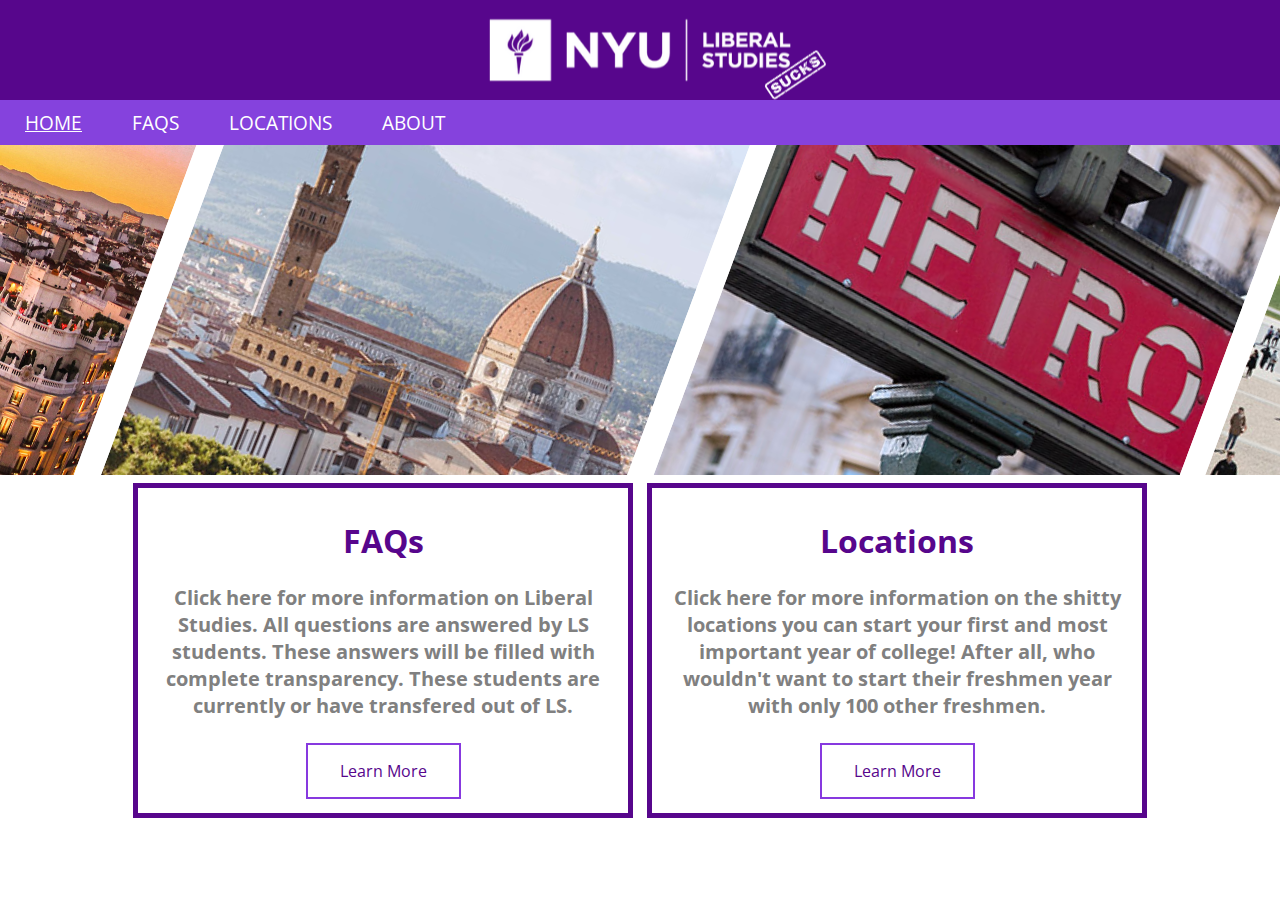
<file: index.html>
<!DOCTYPE html>
<html lang="en" dir="ltr">
  <head>
    <meta charset="utf-8">
    <title>NYU Liberal Studies Sucks</title>
    <link rel="stylesheet" href="style.css">
    <link href="https://fonts.googleapis.com/css?family=Montserrat|Open+Sans|Raleway&display=swap" rel="stylesheet">
  </head>

  <body>
      <a href="index.html" ><div id="heroBannerlogo">
        <div id="heroBanner">
        </div>
      </div></a>

      <div id="navigationBar">
        <ul>
          <li><a href="index.html" style="text-decoration: underline; ">HOME</a></li>
          <li><a href="page3.html" style="text-decoration: none;">FAQS</a></li>
          <li><a href="page2.html" style="text-decoration: none;">LOCATIONS</a><li>
          <li style="float:right"><a style="text-decoration: none;" href="page4.html">ABOUT</a></li>
        </ul>
      </div>

      <div id="heroBannerimage"></div>

      <div id="mainContainer" class="mainContainer">
        <div class="contentSectionContainer">
          <table id="table1">
            <th>
              <div id="columnContainer1" class="columnContainer1">
                  <h1><a href="page3.html" style="text-decoration: none;">FAQs</a></h1>
                  <p> Click here for more information on Liberal Studies. All
                    questions are answered by LS students. These answers will be
                    filled with complete transparency. These students are currently
                    or have transfered out of LS.</p>
                    <button class="button"><a href="page3.html" style="text-decoration: none;">Learn More</button>
                </div>
              </th>
              <th>
                <div id="columnContainer1">
                  <h1><a href="page2.html" style="text-decoration: none;">Locations</a></h1>
                  <p> Click here for more information on the shitty locations you
                     can start your first and most important year of college!
                     After all, who wouldn't want to start their freshmen year
                     with only 100 other freshmen.</p>
                     <button class="button"><a href="page2.html" style="text-decoration: none;">Learn More</button>
                </div>
              </th>
          </table>
        </div>
      </div>

  </body>
</html>
</file>
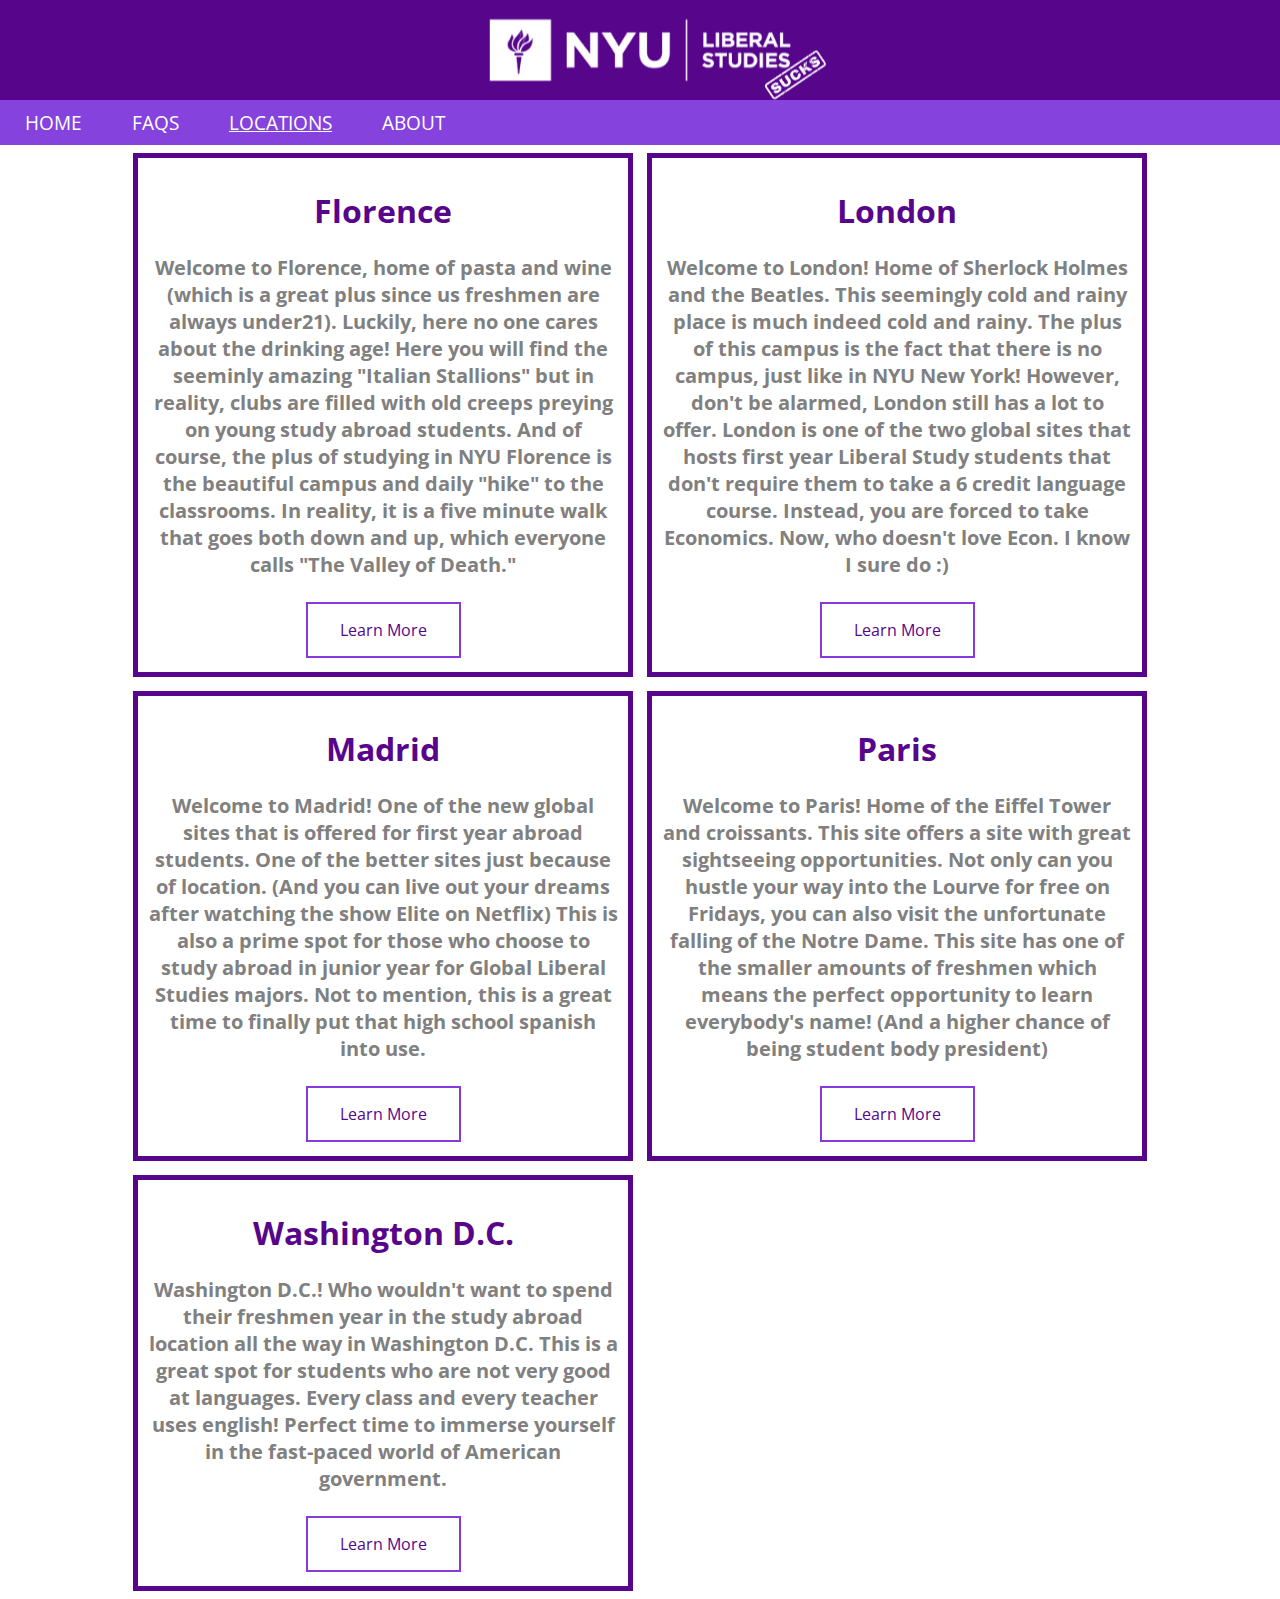
<file: page2.html>
<!DOCTYPE html>
<html lang="en" dir="ltr">
<head>
  <meta charset="utf-8">
  <title>NYU Liberal Studies Sucks: Locations</title>
  <link rel="stylesheet" href="style.css">
  <link href="https://fonts.googleapis.com/css?family=Montserrat|Open+Sans|Raleway&display=swap" rel="stylesheet">
</head>

<body>
  <a href="index.html" ><div id="heroBannerlogo">
    <div class="heroBanner">
    </div>
  </div></a>

  <div id="navigationBar">
    <ul>
      <li><a href="index.html" style="text-decoration: none; ">HOME</a></li>
      <li><a href="page3.html" style="text-decoration: none;">FAQS</a></li>
      <li><a href="page2.html" style="text-decoration: underline;">LOCATIONS</a><li>
      <li style="float:right"><a style="text-decoration: none;" href="page4.html">ABOUT</a></li>
    </ul>
  </div>

    <div id="mainContainer" class="mainContainer" align="center" style="text-align:center;">
      <div class="contentSectionContainer">
        <table id="table1" style="float:center">
          <tr>
            <th>
              <div id="columnContainer1" class="columnContainer1">
                <h1>Florence</h1>
                <p>Welcome to Florence, home of pasta and wine (which is a great plus since us freshmen are always under21).
                  Luckily, here no one cares about the drinking age! Here you will find the seeminly amazing "Italian Stallions"
                  but in reality, clubs are filled with old creeps preying on young study abroad students. And of course, the plus of
                  studying in NYU Florence is the beautiful campus and daily "hike" to the classrooms. In reality, it is a five
                  minute walk that goes both down and up, which everyone calls "The Valley of Death."</p>
                <button class="button"><a href="https://www.nyu.edu/academics/studying-abroad/freshmen-abroad-programs/liberal-studies-freshmen-programs/freshmen-in-florence.html" style="text-decoration: none;">Learn More</button>
              </div>
            </th>
            <th>
              <div id="columnContainer1">
                <h1>London</h1>
                <p>Welcome to London! Home of Sherlock Holmes and the Beatles. This seemingly cold and rainy place is much indeed cold and rainy.
                The plus of this campus is the fact that there is no campus, just like in NYU New York! However, don't be alarmed, London still has
                a lot to offer. London is one of the two global sites that hosts first year Liberal Study students that don't require them to take
                a 6 credit language course. Instead, you are forced to take Economics. Now, who doesn't love Econ. I know I sure do :)</p>
                <button class="button"><a href="https://www.nyu.edu/academics/studying-abroad/freshmen-abroad-programs/liberal-studies-freshmen-programs/freshmen-in-london.html" style="text-decoration: none;">Learn More</button>
              </div>
            </th>
          </tr>
          <tr>
            <th>
              <div id="columnContainer1">
                <h1>Madrid</h1>
                <p>Welcome to Madrid! One of the new global sites that is offered for first year abroad students. One of the better sites just because
                  of location. (And you can live out your dreams after watching the show Elite on Netflix) This is also a prime spot for those who choose
                  to study abroad in junior year for Global Liberal Studies majors. Not to mention, this is a great time to finally put that high school spanish
                  into use.  </p>
                <button class="button"><a href="https://www.nyu.edu/academics/studying-abroad/freshmen-abroad-programs/liberal-studies-freshmen-programs/freshmen-in-madrid.html" style="text-decoration: none;">Learn More</button>
              </div>
            </th>
            <th>
              <div id="columnContainer1">
                <h1>Paris</h1>
                <p>Welcome to Paris! Home of the Eiffel Tower and croissants. This site offers a site with great sightseeing opportunities. Not only can you hustle your way into the Lourve for
                  free on Fridays, you can also visit the unfortunate falling of the Notre Dame. This site has one of the smaller amounts of freshmen which
                  means the perfect opportunity to learn everybody's name! (And a higher chance of being student body president)</p>
                <button class="button"><a href="https://www.nyu.edu/academics/studying-abroad/freshmen-abroad-programs/liberal-studies-freshmen-programs/freshmen-in-paris.html" style="text-decoration: none;">Learn More</button>
              </div>
            </th>
          </tr>
          <tr>
            <th>
              <div id="columnContainer1">
                <h1>Washington D.C. </h1>
                <p>Washington D.C.! Who wouldn't want to spend their freshmen year in the study abroad location all the way in Washington D.C. This is a great
                spot for students who are not very good at languages. Every class and every teacher uses english! Perfect time to immerse yourself in the fast-paced
                world of American government. </p>
                <button class="button"><a href="https://www.nyu.edu/academics/studying-abroad/freshmen-abroad-programs/liberal-studies-freshmen-programs/freshmen-in-washington-dc.html" style="text-decoration: none;">Learn More</button>
              </div>
            </th>
          </tr>
        </table>
      </div>
    </div>
</file>
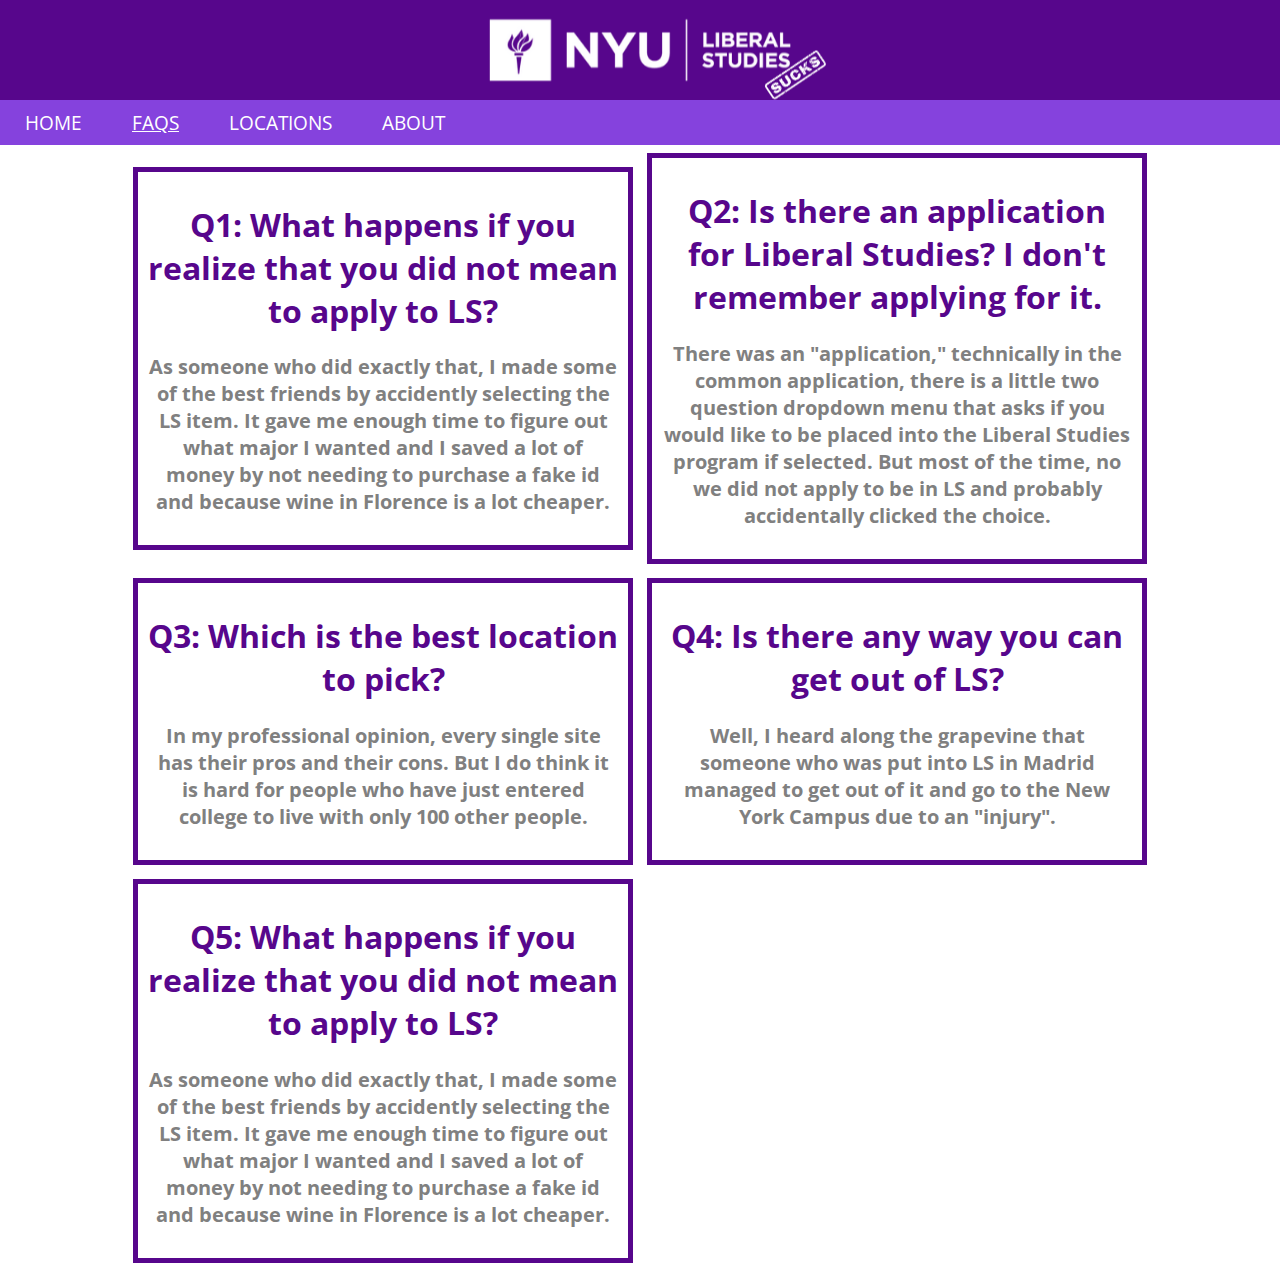
<file: page3.html>
<!DOCTYPE html>
<html lang="en" dir="ltr">
<head>
  <meta charset="utf-8">
  <title>NYU Liberal Studies Sucks: FAQs</title>
  <link rel="stylesheet" href="style.css">
  <link href="https://fonts.googleapis.com/css?family=Montserrat|Open+Sans|Raleway&display=swap" rel="stylesheet">
</head>

<body>
    <a href="index.html" ><div id="heroBannerlogo">
      <div class="heroBanner">
      </div>
    </div></a>

      <div id="navigationBar">
        <ul>
          <li><a href="index.html" style="text-decoration: none; ">HOME</a></li>
          <li><a href="page3.html" style="text-decoration: underline;">FAQS</a></li>
          <li><a href="page2.html" style="text-decoration: none;">LOCATIONS</a><li>
          <li style="float:right"><a style="text-decoration: none;" href="page4.html">ABOUT</a></li>
        </ul>
      </div>

    <div id="mainContainer" class="mainContainer">
      <div class="contentSectionContainer">
        <table id="table1">
          <tr>
            <th>
              <div id="columnContainer1" class="columnContainer1">
                <h1><a>Q1: What happens if you realize that you did not mean to apply to LS?</a></h1>
                <p>As someone who did exactly that, I made some of the best friends by accidently selecting the LS item. It gave me enough
                 time to figure out what major I wanted and I saved a lot of money by not needing to purchase a fake id and because wine
                 in Florence is a lot cheaper.</p>
              </div>
            </th>
            <th>
              <div id="columnContainer1">
                <h1><a>Q2: Is there an application for Liberal Studies? I don't remember applying for it.</a></h1>
                <p>There was an "application," technically in the common application, there is a little two question dropdown menu
                  that asks if you would like to be placed into the Liberal Studies program if selected. But most of the time, no
                  we did not apply to be in LS and probably accidentally clicked the choice.</p>
              </div>
            </th>
            </tr>
            <tr>
            <th>
              <div id="columnContainer1">
                <h1><a>Q3: Which is the best location to pick?</a></h1>
                <p>In my professional opinion, every single site has their pros and their cons. But I do think it is hard for people who have just entered
                  college to live with only 100 other people. </p>
              </div>
            </th>
            <th>
              <div id="columnContainer1">
                <h1><a>Q4: Is there any way you can get out of LS?</a></h1>
                <p>Well, I heard along the grapevine that someone who was put into LS in Madrid managed to get out of it and go to the New York Campus
                  due to an "injury".</p>
              </div>
            </th>
          </tr>
          <tr>
            <th>
              <div id="columnContainer1">
                  <h1><a>Q5: What happens if you realize that you did not mean to apply to LS?</a></h1>
                  <p>As someone who did exactly that, I made some of the best friends by accidently selecting the LS item. It gave me enough
                   time to figure out what major I wanted and I saved a lot of money by not needing to purchase a fake id and because wine
                   in Florence is a lot cheaper. </p>
              </div>
            </th>
          </tr>
        </table>
      </div>
    </div>
</file>
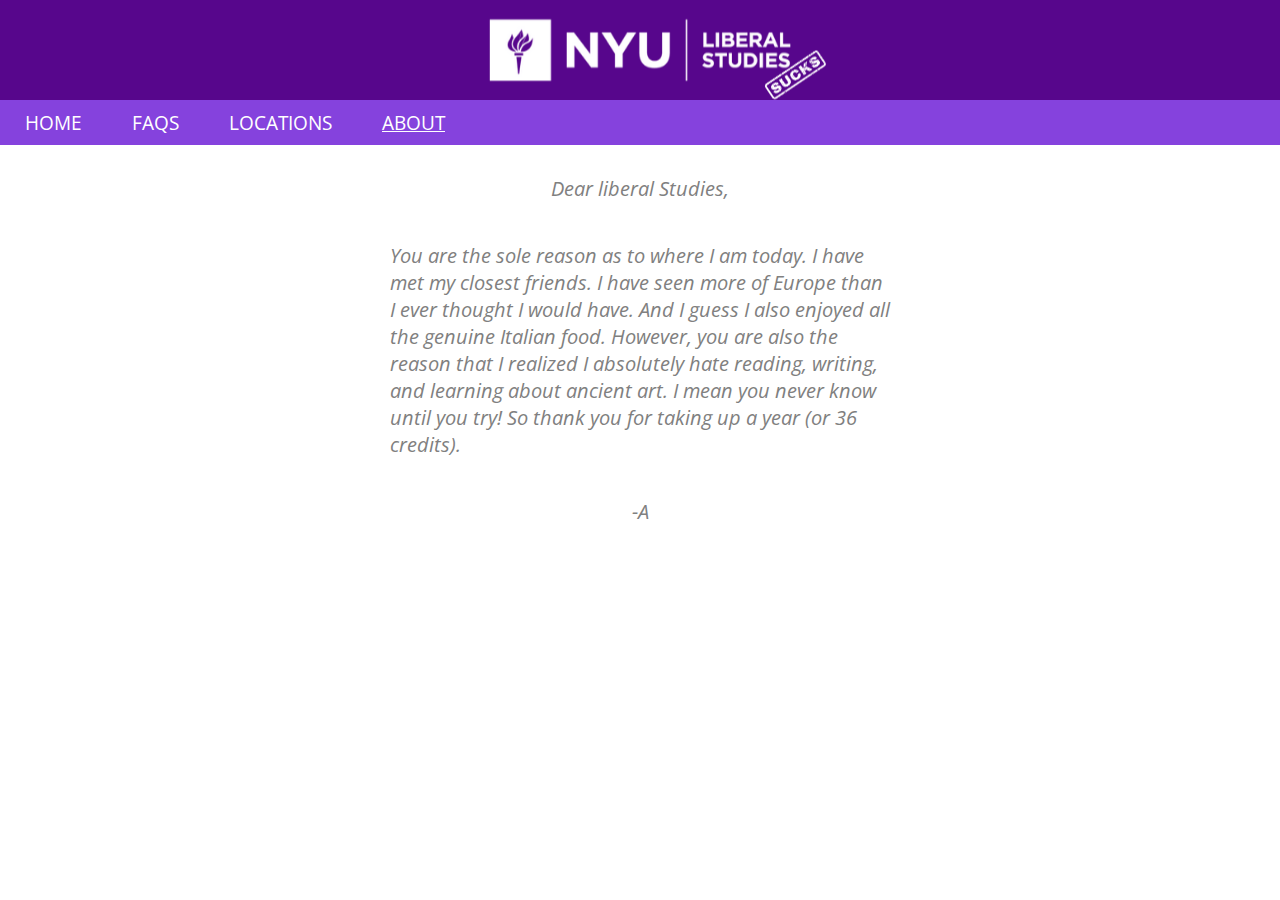
<file: page4.html>
<!DOCTYPE html>
<html lang="en" dir="ltr">
<head>
  <meta charset="utf-8">
  <title>NYU Liberal Studies Sucks: FAQs</title>
  <link rel="stylesheet" href="style.css">
  <link href="https://fonts.googleapis.com/css?family=Montserrat|Open+Sans|Raleway&display=swap" rel="stylesheet">
</head>

<body>
      <a href="index.html" ><div id="heroBannerlogo">
              <div class="heroBanner">
              </div>
            </div></a>
      <div id="navigationBar">
        <ul>
          <li><a href="index.html" style="text-decoration: none;">HOME</a></li>
          <li><a href="page3.html" style="text-decoration: none;">FAQS</a></li>
          <li><a href="page2.html" style="text-decoration: none;">LOCATIONS</a><li>
          <li style="float:right"><a style="text-decoration: underline;" href="page4.html">ABOUT</a></li>
        </ul>
      </div>

    <div id="mainContainer" class="mainContainer">
      <div class="contentSectionContainer">
              <div id="columnContainer2" class="columnContainer2">
                <p>Dear liberal Studies, </p>
                <p>You are the sole reason as to where I am today. I have met my closest friends.
                I have seen more of Europe than I ever thought I would have. And I guess I also
                enjoyed all the genuine Italian food. However, you are also the reason
                that I realized I absolutely hate reading, writing, and learning about ancient art.
                I mean you never know until you try! So thank you for taking up a year (or 36 credits). </p>
                <p>-A</p>
              </div>
      </div>
    </div>
</file>
<file: style.css>
* {
  box-sizing: border-box;
  font-family: Open Sans;
}

body, html {
  margin: 0px;
  paddings: 0px;
}

body {
  font-family: Open Sans;
}

#navigationBar {
  display: flex;
  justify-content: flex-start;
  background-color: #8542DD;
}

#navigationBar ul {
  display: flex;
  margin: 0;
  padding: 0;
  background-color: #8542DD;
  color: #fff;
  justify-content: flex-start;
}

#navigationBar li {
  display: flex;
  flex-direction: column;
  color: #fff;
}

#navigationBar li a {
  display: flex;
  flex-direction: row;;
  color: #fff;
  padding: 10px 25px;
  font-size: 14pt;
}

#navigationBar li a:hover {
  background: #5b0693;
}

#mainContainer {
 display: table;
 margin-right: auto;
 margin-left: auto;
}

/* reference:https://www.w3schools.com/css/css_align.asp */
/* reference: https://stackoverflow.com/questions/953918/how-to-align-a-div-to-the-middle-horizontally-width-of-the-page */

#heroBanner {
  display: flex;
  background-color: #5b0693;
  background-position: center;

}

#heroBannerlogo {
  display: flex;
  background-repeat: no-repeat;
  justify-content`: flex-start;
  background-image: url("SUCKS.png");
  height: 100px;
  background-color: #5b0693;
  background-position: center;
  align-items: flex-end;
}

#heroBannerimage {
  display: flex;
  background-image: url('sideways.png');
  background-repeat: no-repeat;
  background-position: center;
  height: 330px;
  background-size: cover;
}

.contentSectionContainer {
  display: flex;
}

#table1 {
  display: flex;
  border-collapse: separate;
  border-spacing: 10px, 10px;
  align-items: center;
  margin-left: 0px;
}

#columnContainer1 {
  box-sizing: border-box;
  color: #57068c;
  border: 5px;
  border-style: solid;
  margin-left: 5px;
  margin-right: 5px;
  margin-top: 5px;
  margin-bottom: 5px;
  padding: 10px;
  flex: 50%;
  height: flex;
  width: 500px;
}

#columnContainer1 a {
  text-align: center;
  color: #57068c;
}

#columnContainer1 p {
  color: grey;
  font-size: 15pt;
}

.button {
  background-color: #fff;
  color: rgb(135, 57, 223);
  padding: 15px 32px;
  text-align: center;
  text-decoration: none;
  display: inline-block;
  font-size: 16px;
  margin: 4px 2px;
  cursor: pointer;
  border: 2px solid rgb(135, 57, 223);
}

#columnContainer2 {
  display: flex;
  justify-content: center;
  align-items: center;
  flex-direction: column;
  box-sizing: border-box;
  color: #57068c;
  border: 0px;
  margin-left: 0px;
  margin-right: 0px;
  margin-top: 10px;
  flex: 50%
  padding: 10px;
  height: flex;
  width: 500px;
}

#columnContainer2 p{
  color: grey;
  font-size: 15pt;
  font-style: italic;
}
</file>
